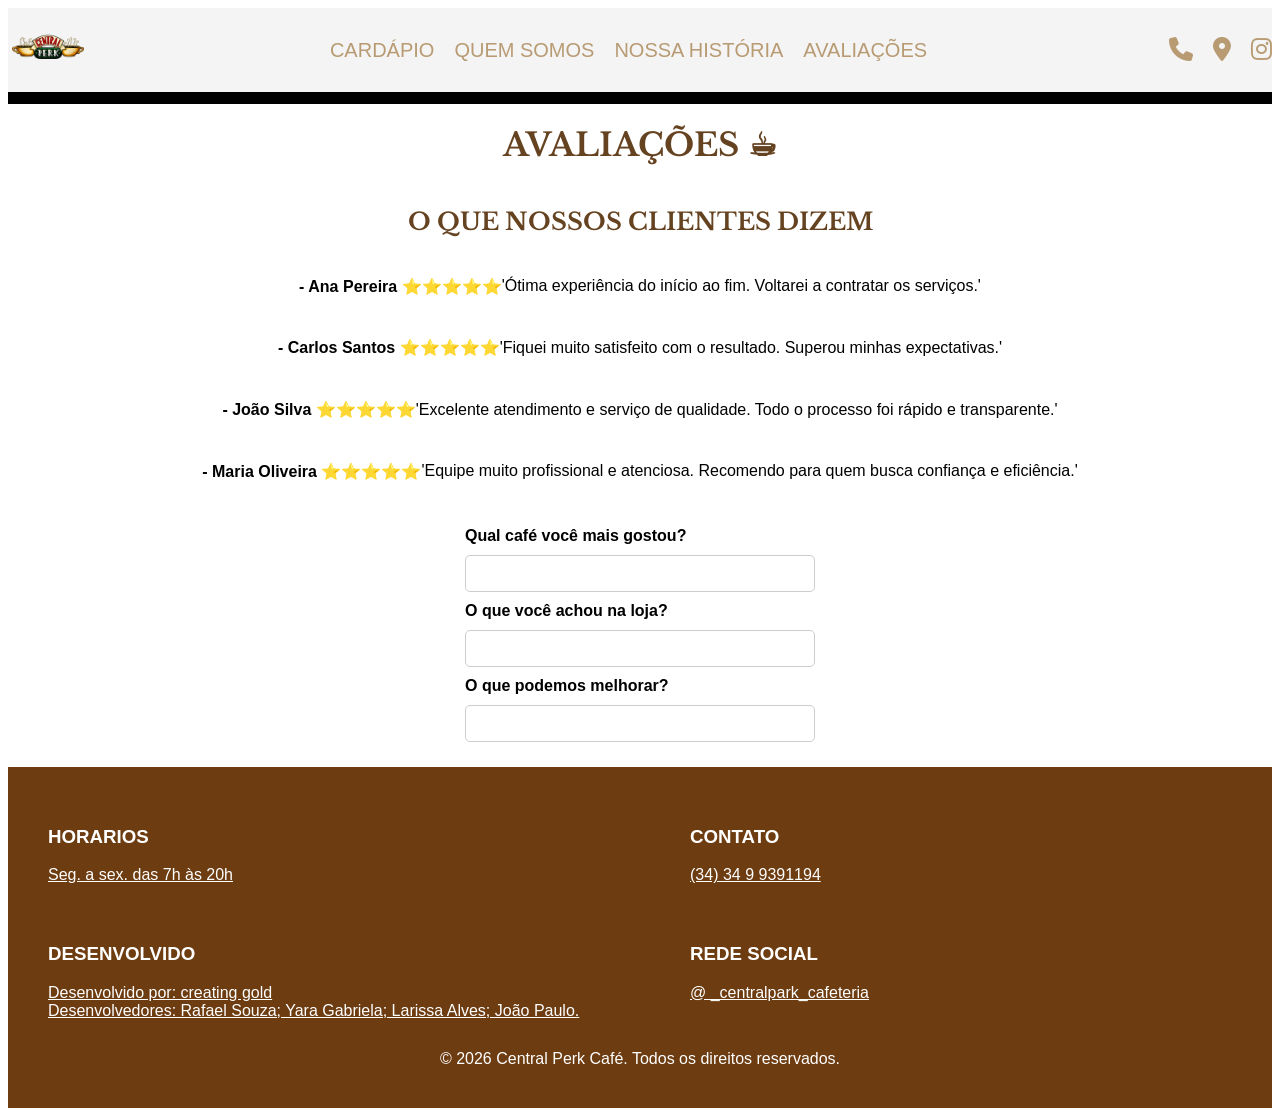
<file: avaliacao.html>
<!DOCTYPE html>
<html lang="pt-br">

<head>
    <meta charset="UTF-8">
    <meta name="viewport" content="width=device-width, initial-scale=1.0">
    <title>AVALIAÇÃO</title>
    <link rel="stylesheet" href="avaliacao.css">
    <link rel="stylesheet" href="https://cdnjs.cloudflare.com/ajax/libs/font-awesome/6.5.1/css/all.min.css">
    <link rel="icon" type="imagem/x-icon" href="fotosdacafeteria/ChatGPT Image 31 de mai. de 2026, 12_09_21.png">

</head>

<body>
    <header>
        <div class="logo">
            <a href="index.html">
                <img src="img/ChatGPT Image 31 de mai. de 2026, 12_09_21.png" alt="Logo Central Perk"></a>

        </div>

        <nav class="topo-links">
            <a href="cardapio.html">CARDÁPIO</a>
            <a href="quemsomos.html">QUEM SOMOS</a>
            <a href="estrutura.html">NOSSA HISTÓRIA</a>
            <a href="avaliacao.html">AVALIAÇÕES</a>
        </nav>

        <div class="icones-super">
            <a href="https://wa.me/3499391194" target="blank" aria-label="Telefone">
                <i class="fa-solid fa-phone"></i>
            </a>

            <a href="https://maps.app.goo.gl/HwM4bNyJNLDarVAn8" target="blank" aria-label="Localização">
                <i class="fa-solid fa-location-dot"></i>
            </a>

            <a href="https://www.instagram.com/_centralperk_cafeteria?igsh=YWdtN3Q5NHV2a2dv" target="blank"
                aria-label="Instagram">
                <i class="fa-brands fa-instagram"></i>
            </a>
        </div>
    </header>

    <div class="linha"></div>

    <div class="titulo">
        <h1>AVALIAÇÕES ☕︎</h1>
    </div>

    <div class="titulo">
        <h2>O QUE NOSSOS CLIENTES DIZEM</h2>
    </div>

    <div class="texto">
        <h4> - Ana Pereira ⭐⭐⭐⭐⭐</h4>
        <p>'Ótima experiência do início ao fim. Voltarei a contratar os serviços.'</p>
    </div>

    <div class="texto">
        <h4> - Carlos Santos ⭐⭐⭐⭐⭐</h4>
        <p>'Fiquei muito satisfeito com o resultado. Superou minhas expectativas.'</p>
    </div>

    <div class="texto">
        <h4>- João Silva ⭐⭐⭐⭐⭐</h4>
        <p>'Excelente atendimento e serviço de qualidade. Todo o processo foi rápido e transparente.'</p>
    </div>


    <div class="texto">
        <h4> - Maria Oliveira ⭐⭐⭐⭐⭐</h4>
        <p>'Equipe muito profissional e atenciosa. Recomendo para quem busca confiança e eficiência.'</p>
    </div>

    <div class="centralizar">

        <form action="">

            <label for="café">Qual café você mais gostou?</label>
            <input type="text" id="café">
            <label for="loja">O que você achou na loja?</label>
            <input type="text" id="loja">
            <label for="melhorar">O que podemos melhorar?</label>
            <input type="text" id="melhorer">



        </form>


    </div>



    </div>


    <footer>
        <div class="rodape">

            <div class="bloco">
                <h3>HORARIOS</h3>
                <a href="#">Seg. a sex. das 7h às 20h</a>
            </div>

            <div class="bloco">
                <h3>CONTATO</h3>
                <a href="https://wa.me/3499391194" target="_blank">(34) 34 9 9391194</a>
            </div>

            <div class="bloco">
                <h3>DESENVOLVIDO</h3>
                <a href="#">Desenvolvido por: creating gold</a>
                <a href="#">Desenvolvedores: Rafael Souza; Yara Gabriela; Larissa Alves; João Paulo.</a>
            </div>

            <div class="bloco">
                <h3>REDE SOCIAL</h3>
                <a href="#">@ _centralpark_cafeteria</a>

            </div>

        </div>

        <div class="rodapefim">
            © 2026 Central Perk Café. Todos os direitos reservados.
        </div>
    </footer>
</body>

</html>
</file>
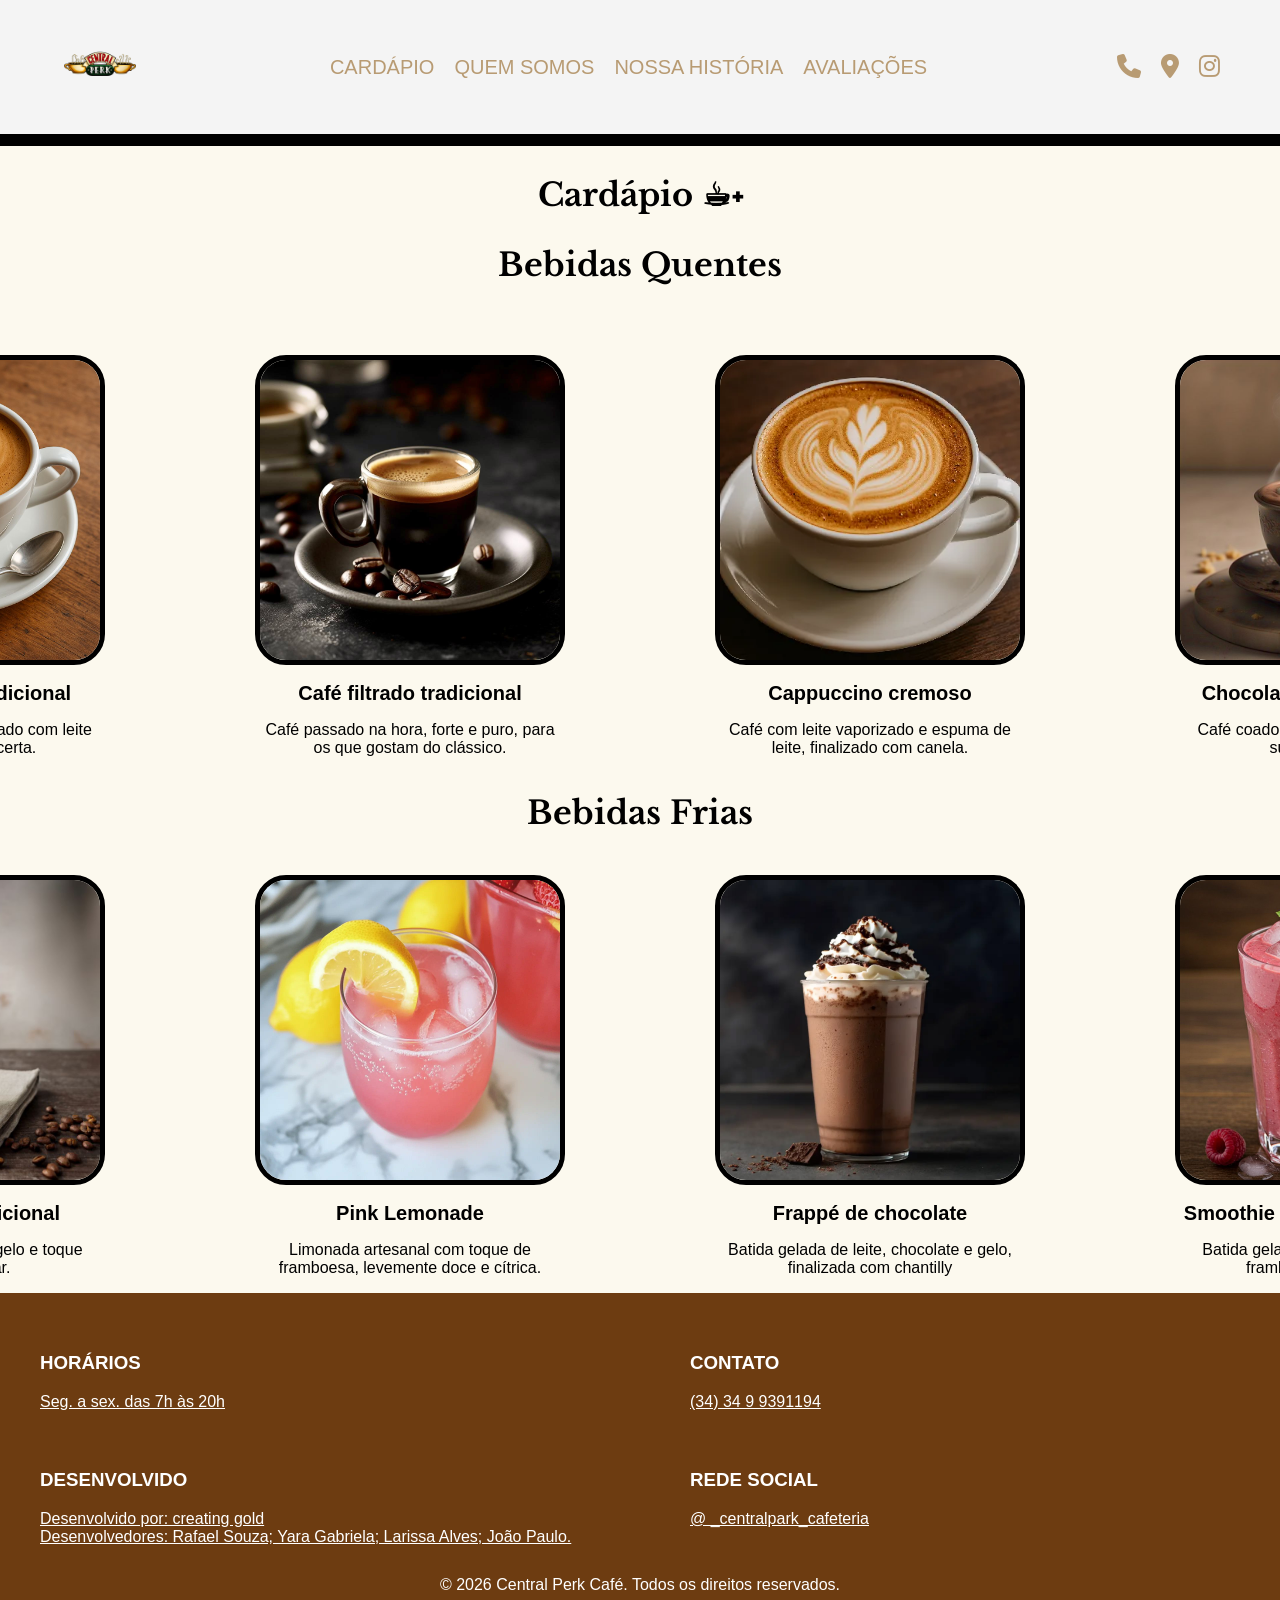
<file: cardapio.html>
<!DOCTYPE html>
<html lang="pt-br">

<head>
    <meta charset="UTF-8">
    <meta name="viewport" content="width=device-width, initial-scale=1.0">
    <title>Central Perk</title>
    <link rel="stylesheet" href="cardapio.css">
    <link rel="stylesheet" href="estilo.css">
    <link rel="stylesheet" href="https://cdnjs.cloudflare.com/ajax/libs/font-awesome/6.5.1/css/all.min.css">
</head>

<body>


    <header>
        <div class="logo">
            <a href="index.html"><img src="img/ChatGPT Image 31 de mai. de 2026, 12_09_21.png" alt="Logo da pagína"></a>

        </div>


    




        <nav class="todo-links">
           <a href="cardapio.html">CARDÁPIO</a>
            <a href="quemsomos.html">QUEM SOMOS</a>
            <a href="estrutura.html">NOSSA HISTÓRIA</a>
            <a href="avaliacao.html">AVALIAÇÕES</a>

        </nav>

        <div class="icones-super">
            <a href="https://wa.me/3499391194" target="_blank" aria-label="Telefone">
                <i class="fa-solid fa-phone"></i>
            </a>

            <a href="https://maps.app.goo.gl/HwM4bNyJNLDarVAn8" target="_blank" aria-label="Localização">
                <i class="fa-solid fa-location-dot"></i>
            </a>

            <a href="https://www.instagram.com/_centralperk_cafeteria?igsh=YWdtN3Q5NHV2a2dv" target="_blank"
                aria-label="Instagram">
                <i class="fa-brands fa-instagram"></i>
            </a>
        </div>
    </header>

   

    


    <div class="cardapio">

        <h1>Cardápio ☕︎˖</h1>

    </div>



    <div class="titulo-quentes">

        <h1>Bebidas Quentes</h1>

    </div>






    <div class="quentes">

        <div class="bebidas-quentes">
            <img src="img/café-com-leite-1.jpg" alt="foto de café com leite ">
            <h1 class="titulo-embaixo">Café com leite tradicional</h1>
            <p class="j"> Café coado na hora misturado com leite quente na medida certa.</p>


        </div>



        <div class="bebidas-quentes">

            <img src="img/café-espresso0.jpg" alt="foto de cafe espresso">
            <h1 class="titulo-embaixo">Café filtrado tradicional</h1>
            <p class="j"> Café passado na hora, forte e puro, para os que gostam do clássico.</p>





        </div>



        <div class="bebidas-quentes">

            <img src="img/Cappuccino-cremoso.webp" alt="foto de Cappuccino cremoso">
            <h1 class="titulo-embaixo">Cappuccino cremoso</h1>
            <p class="j">Café com leite vaporizado e espuma de leite, finalizado com canela. </p>



        </div>


        <div class="bebidas-quentes">

            <img src="img/chocolate-quente.jpg" alt="foto de chocolate quente">
            <h1 class="titulo-embaixo">Chocolate quente cremoso</h1>
            <p class="j">Café coado servido com gelo e toque suave de açúcar. </p>


        </div>

    </div>











    <div class="titulo-fria">

        <h1>Bebidas Frias</h1>

    </div>






    <div class="fria">

        <div class="bebidas-geladas">

            <img src="imgGelado/café-gelado-6.jpg" alt="foto de café gelado">
            <h1 class="titulo-embaixo">Café gelado tradicional</h1>
            <p class="j">Café coado servido com gelo e toque suave de açúcar. </p>



        </div>



        <div class="bebidas-geladas">

            <img src="imgGelado/pink-lemonade.jpg" foto de pink lemonade>
            <h1 class="titulo-embaixo">Pink Lemonade</h1>
            <p class="j"> Limonada artesanal com toque de framboesa, levemente doce e cítrica. </p>



        </div>


        <div class="bebidas-geladas">

            <img src="imgGelado/Frappé-de-chocolate1.jpg" alt=" foto de um frappé de chocolate ">
            <h1 class="titulo-embaixo">Frappé de chocolate</h1>
            <p class="j">Batida gelada de leite, chocolate e gelo, finalizada com chantilly </p>






        </div>


        <div class="bebidas-geladas">

            <img src="imgGelado/Smoothie-de-Frutas-Vermelhas.jpg" foto de Smoothie de frutas vermelhas>
            <h1 class="titulo-embaixo">Smoothie de Frutas Vermelhas</h1>
            <p class="j"> Batida gelada de morango, amora e framboesa com iogurte.</p>







        </div>

    </div>





    <footer>
    <div class="rodape">

        <div class="bloco">
            <h3>HORÁRIOS</h3>
            <a href="#">Seg. a sex. das 7h às 20h</a>
        </div>

        <div class="bloco">
            <h3>CONTATO</h3>
            <a href="https://wa.me/3499391194" target="_blank">(34) 34 9 9391194</a>
        </div>

        <div class="bloco">
            <h3>DESENVOLVIDO</h3>
           <a href="#">Desenvolvido por: creating gold</a>
            <a href="#">Desenvolvedores: Rafael Souza; Yara Gabriela; Larissa Alves; João Paulo.</a>
        </div>

        <div class="bloco">
            <h3>REDE SOCIAL</h3>
            <a href="#">@ _centralpark_cafeteria</a>
            
        </div>

    </div>

    <div class="rodapefim">
        ©️ 2026 Central Perk Café. Todos os direitos reservados.
    </div>
</footer>


   







</body>



</html>
</file>
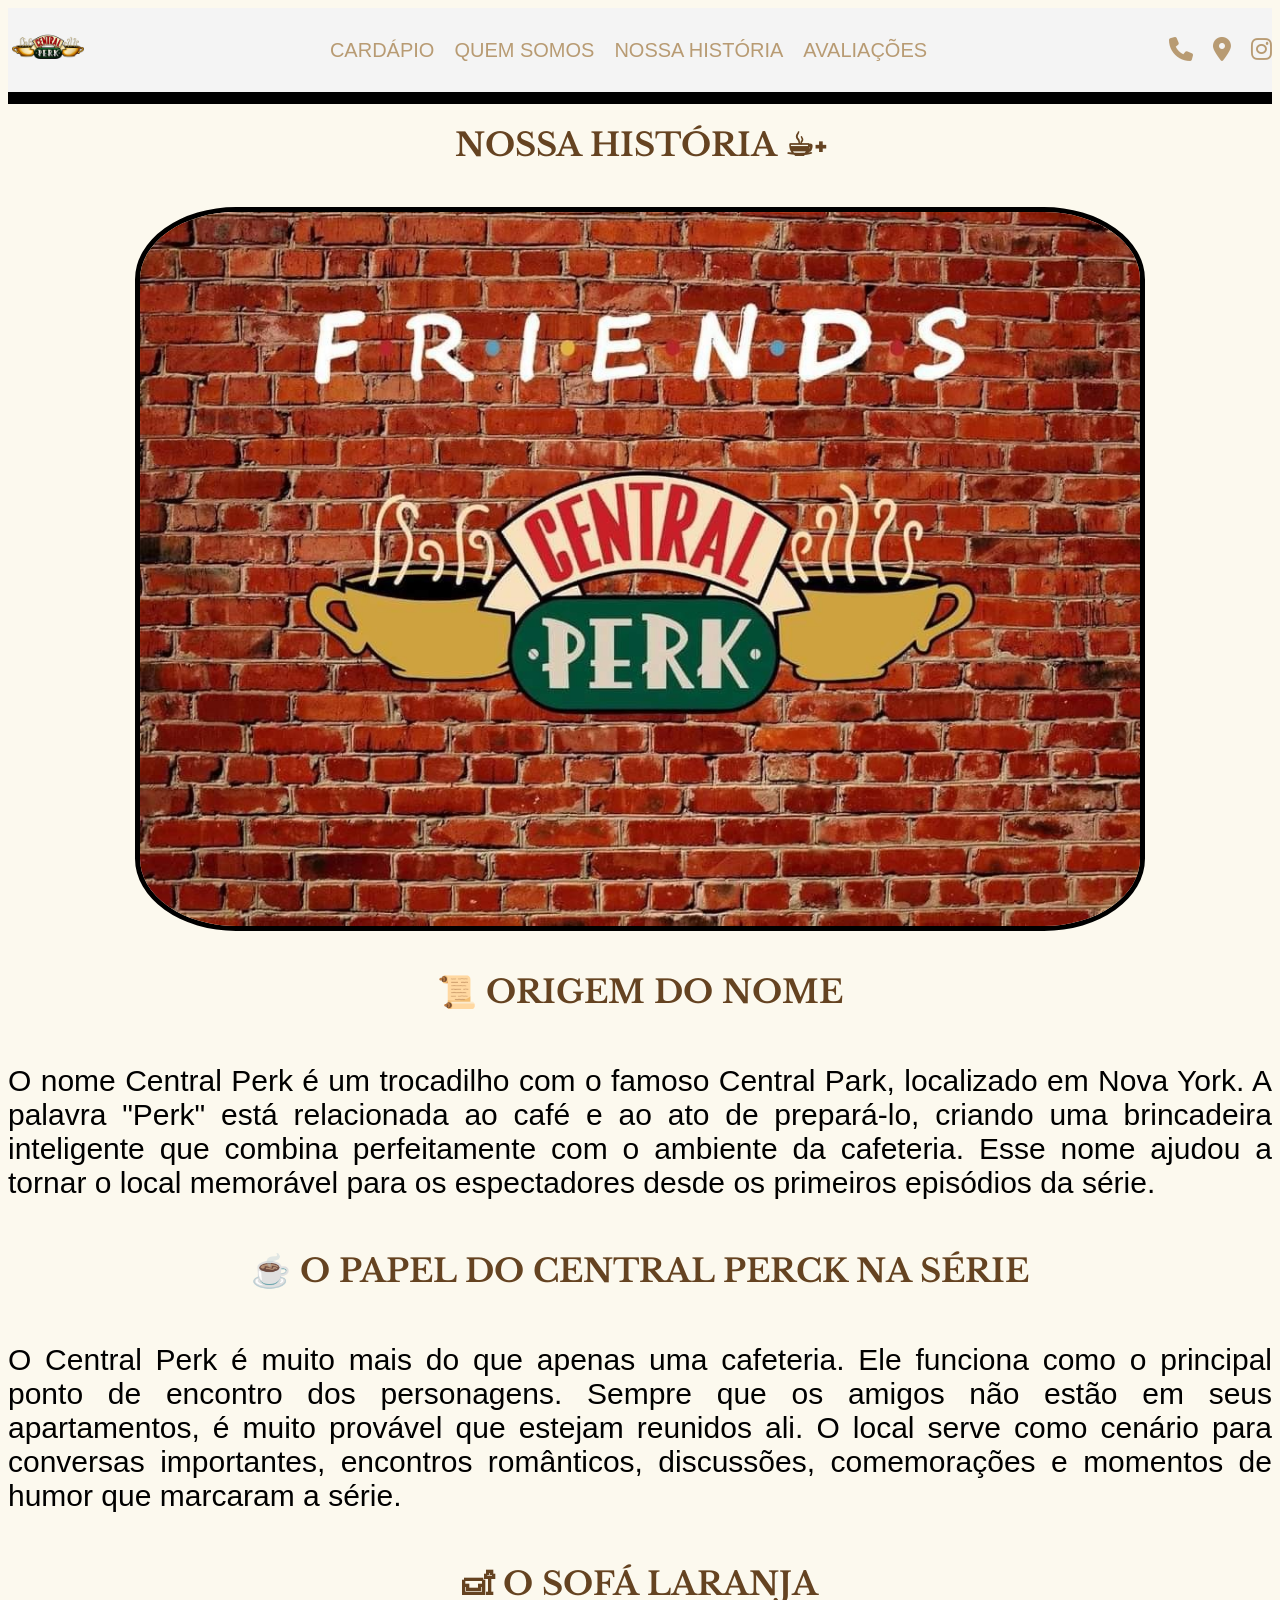
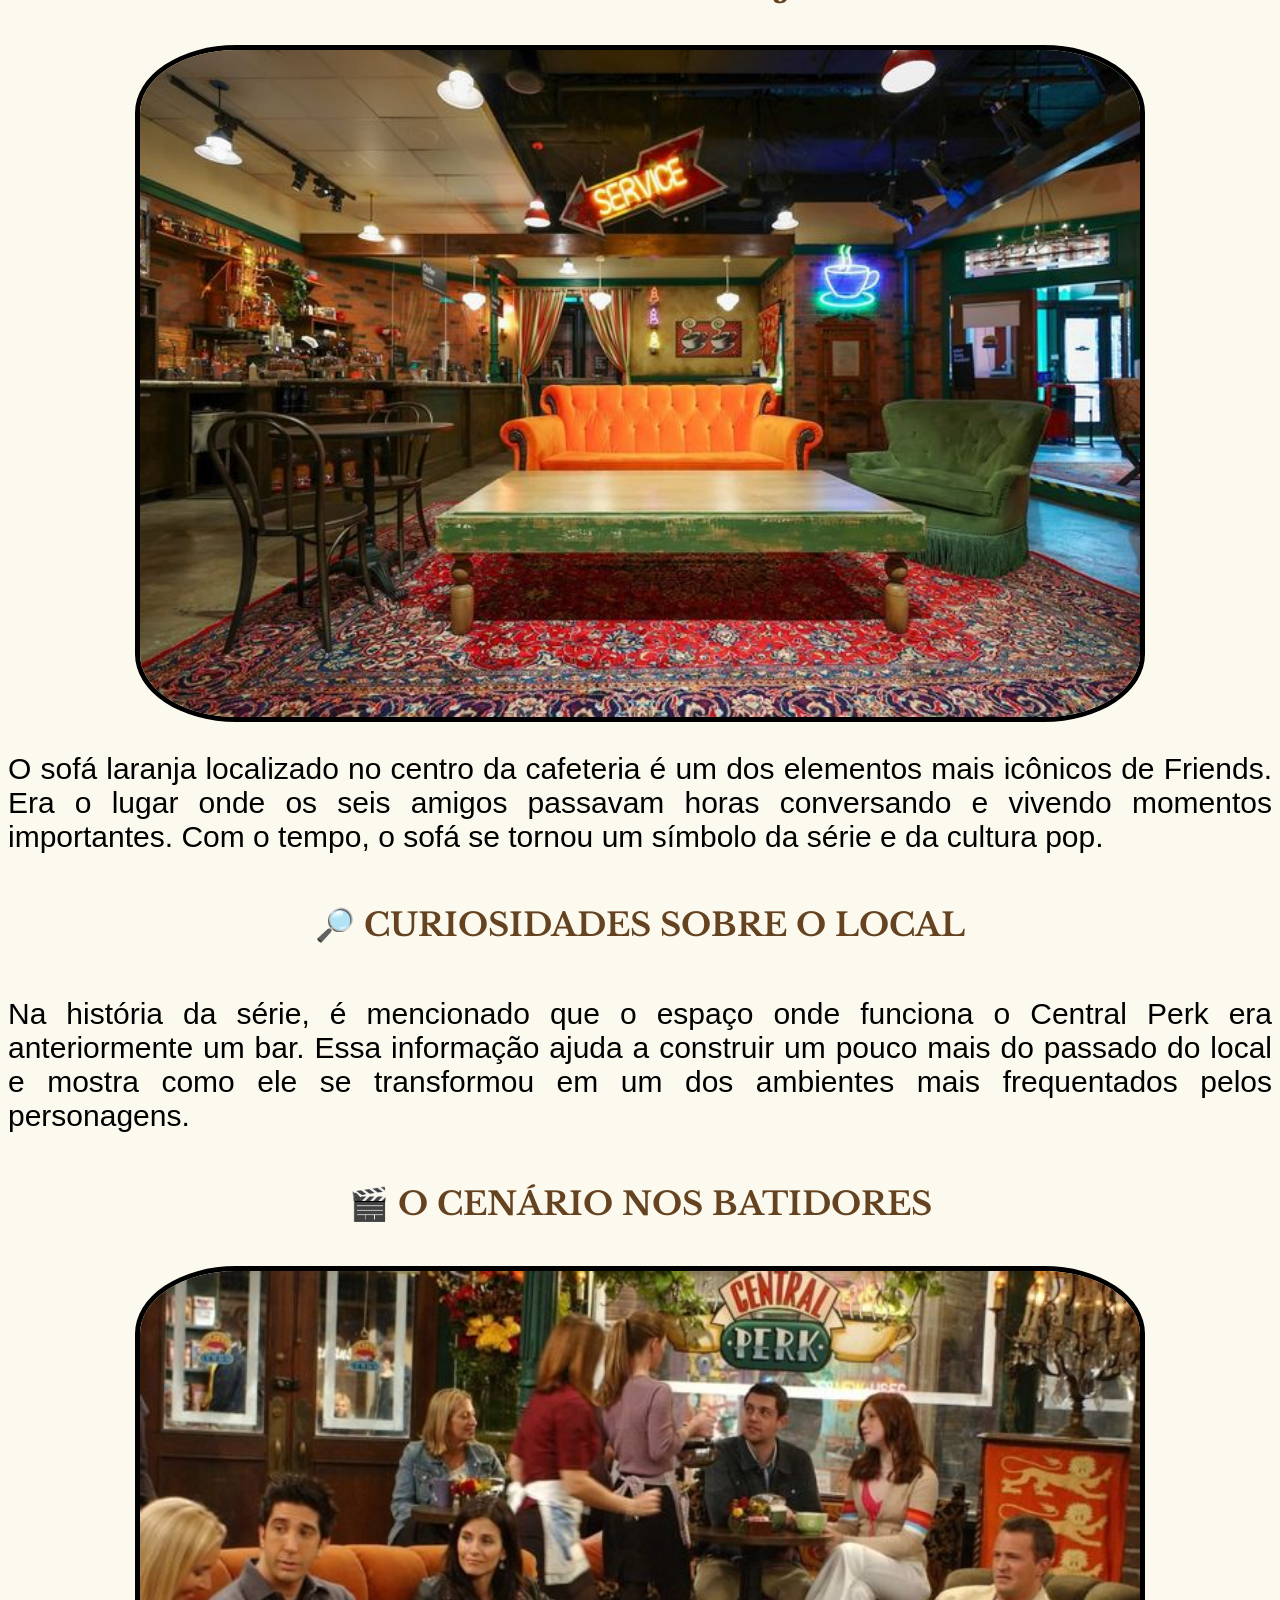
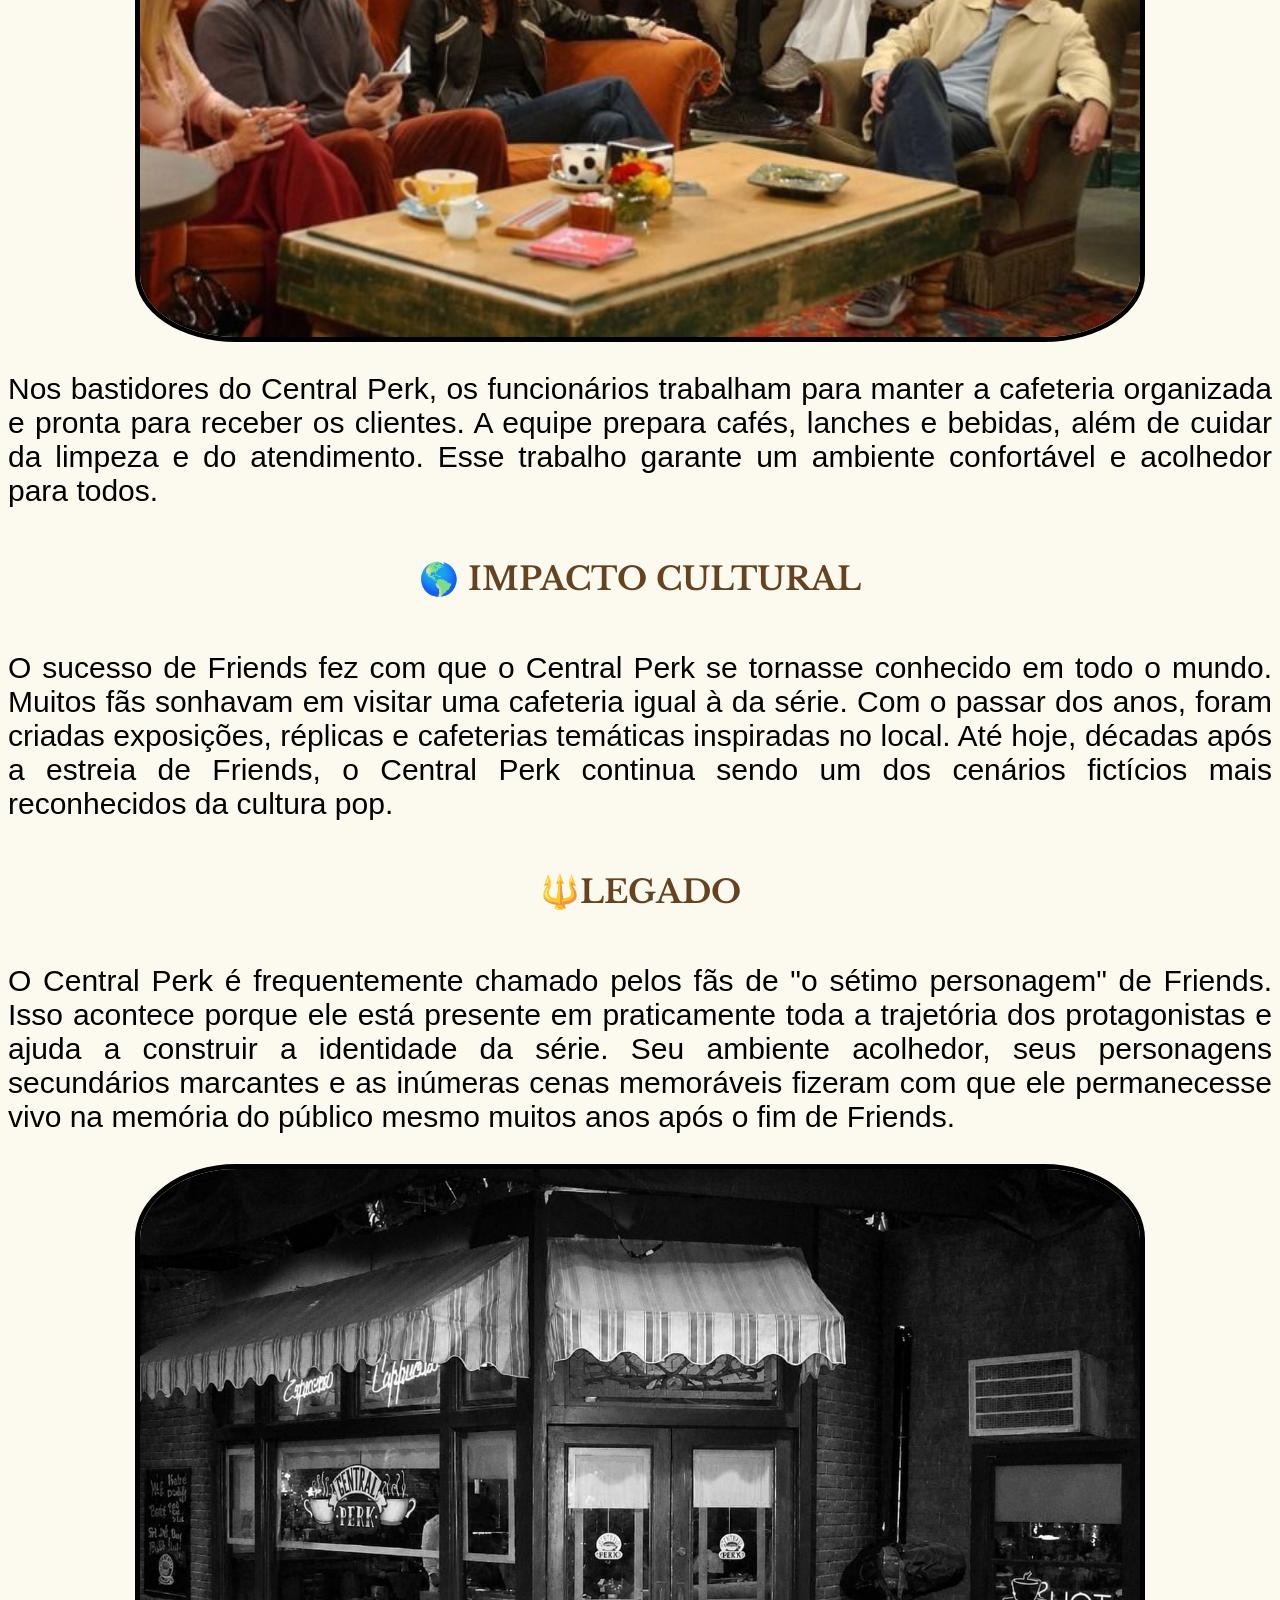
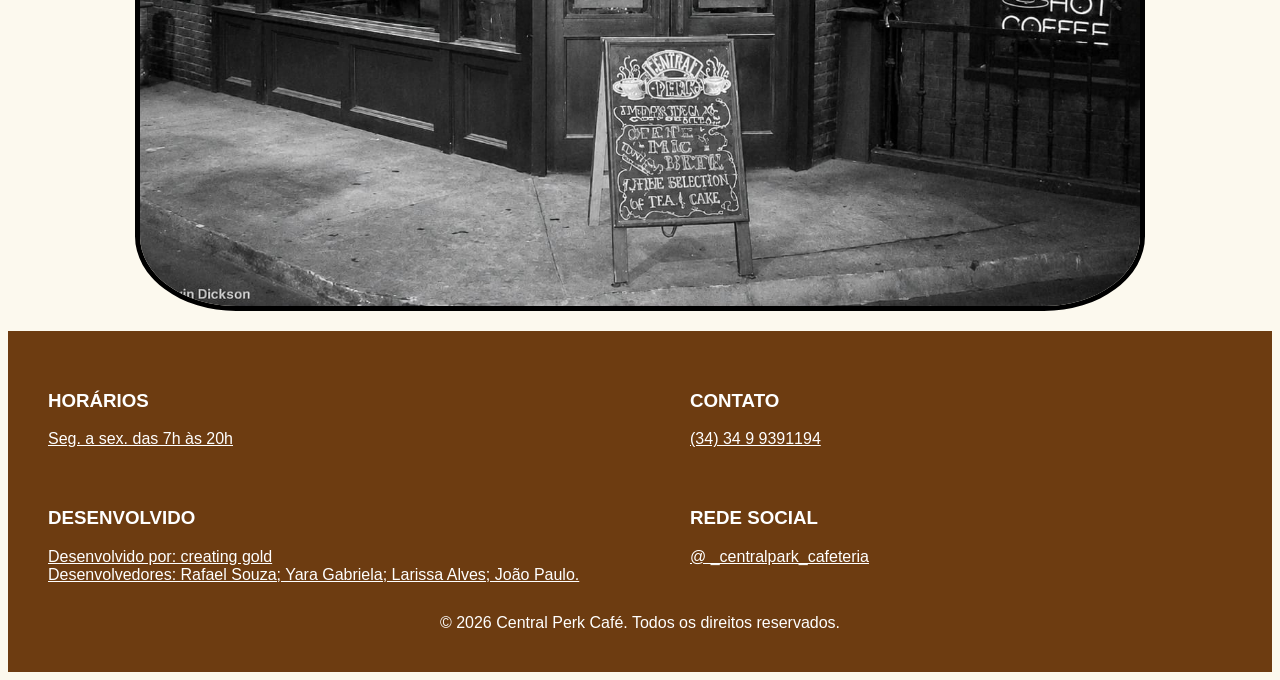
<file: estrutura.html>
<!DOCTYPE html>
<html lang="pt-br">
<head>
    <meta charset="UTF-8">
    <meta name="viewport" content="width=device-width, initial-scale=1.0">
    <title>Nossa Estrutura</title>
    <link rel="stylesheet" href="estrutura.css">
    <link rel="stylesheet" href="https://cdnjs.cloudflare.com/ajax/libs/font-awesome/6.5.1/css/all.min.css">
    <link rel="icon" type="imagem/x-icon" href="fotosdacafeteria/ChatGPT Image 31 de mai. de 2026, 12_09_21.png">
    
</head>
<body>
    <header>
        <div class="logo">
            <a href="index.html">
            <img src="fotosdacafeteria/ChatGPT Image 31 de mai. de 2026, 12_09_21.png" alt="Logo Central Perk"></a>

        </div>

        <nav class="topo-links">
          <a href="cardapio.html">CARDÁPIO</a>
            <a href="quemsomos.html">QUEM SOMOS</a>
            <a href="estrutura.html">NOSSA HISTÓRIA</a>
            <a href="avaliacao.html">AVALIAÇÕES</a>
        </nav>

        <div class="icones-super">
            <a href="https://wa.me/3499391194" target="blank" aria-label="Telefone">
                <i class="fa-solid fa-phone"></i>
            </a>

            <a href="https://maps.app.goo.gl/HwM4bNyJNLDarVAn8" target="blank" aria-label="Localização">
                <i class="fa-solid fa-location-dot"></i>
            </a>

            <a href="https://www.instagram.com/_centralperk_cafeteria?igsh=YWdtN3Q5NHV2a2dv" target="blank"
                aria-label="Instagram">
                <i class="fa-brands fa-instagram"></i>
            </a>
        </div>
    </header>

    <div class="linha"></div>
    <div class="origens">
        <h1>NOSSA HISTÓRIA ☕︎˖</h1>
    </div>

    <div class="foto1">
        <img src="fotosdacafeteria/origens.jpg" alt="origens">
    </div>

    <div class="origens">
        <h1>📜 ORIGEM DO NOME</h1>
    </div>


    <div class="texto">
        <p>O nome Central Perk é um trocadilho com o famoso Central Park, localizado em Nova York. 
            A palavra "Perk" está relacionada ao café e ao ato de prepará-lo, criando uma brincadeira inteligente que combina perfeitamente 
            com o ambiente da cafeteria. Esse nome ajudou a tornar o local memorável para os espectadores desde os primeiros episódios da série.
        </p>
    </div>

    <div class="origens">
        <h1>☕ O PAPEL DO CENTRAL PERCK NA SÉRIE</h1>
    </div>

        <div class="texto">
            <p>O Central Perk é muito mais do que apenas uma cafeteria. Ele funciona como o principal ponto de encontro dos personagens.
                Sempre que os amigos não estão em seus apartamentos, é muito provável que estejam reunidos ali. O local serve como cenário 
                para conversas importantes, encontros românticos, discussões, comemorações e momentos de humor que marcaram a série.</p>
        </div>
        
    <div class="origens">
        <h1>🛋 O SOFÁ LARANJA </h1>
        
    </div>

    <div class="foto1">
        <img src="fotosdacafeteria/sofalaranja.jpg" alt="sofalaranja">
    </div>

    <div class="texto">
        <p>O sofá laranja localizado no centro da cafeteria é um dos elementos mais icônicos de Friends.
             Era o lugar onde os seis amigos passavam horas conversando e vivendo momentos importantes. Com o tempo, 
             o sofá se tornou um símbolo da série e da cultura pop.</p>
    </div>

    <div class="origens">
        <h1>🔎 CURIOSIDADES SOBRE O LOCAL</h1>
    </div>

    <div class="texto">
        <p>Na história da série, é mencionado que o espaço onde funciona o Central Perk era anteriormente um bar. 
        Essa informação ajuda a construir um pouco mais do passado do local e mostra como ele se transformou 
        em um dos ambientes mais frequentados pelos personagens.</p>
    </div>

    <div class="origens">
        <h1>🎬 O CENÁRIO NOS BATIDORES</h1>
    </div>

    <div class="foto1">
        <img src="fotosdacafeteria/CENARIO.jpg" alt="cenario">
    </div>

    <div class="texto">
        <p>Nos bastidores do Central Perk, os funcionários trabalham para manter a cafeteria organizada e pronta para receber os clientes. 
        A equipe prepara cafés, lanches e bebidas, além de cuidar da limpeza e do atendimento. Esse trabalho garante um ambiente confortável 
        e acolhedor para todos.</p>
    </div>

    <div class="origens">
        <h1>🌎 IMPACTO CULTURAL</h1>
    </div>

    <div class="texto">
        <p>O sucesso de Friends fez com que o Central Perk se tornasse conhecido em todo o mundo. 
        Muitos fãs sonhavam em visitar uma cafeteria igual à da série. Com o passar dos anos, foram criadas exposições, réplicas e cafeterias 
        temáticas inspiradas no local. Até hoje, décadas após a estreia de Friends, o Central Perk continua sendo um dos cenários fictícios mais
        reconhecidos da cultura pop.</p>

    </div>

    <div class="origens">
        <h1>🔱LEGADO</h1>
    </div>

    <div class="texto">
        <p>O Central Perk é frequentemente chamado pelos fãs de "o sétimo personagem" de Friends.
        Isso acontece porque ele está presente em praticamente toda a trajetória dos protagonistas e ajuda a construir a identidade da série.
        Seu ambiente acolhedor, seus personagens secundários marcantes e as inúmeras cenas memoráveis fizeram com que ele permanecesse vivo na 
        memória do público mesmo muitos anos após o fim de Friends.</p>
    </div>
    
    <div class="foto1">
        <img src="fotosdacafeteria/WhatsApp Image 2026-06-15 at 13.39.43.jpeg" alt="legado"> 
    </div>

        <footer>
    <div class="rodape">

        <div class="bloco">
            <h3>HORÁRIOS</h3>
            <a href="#">Seg. a sex. das 7h às 20h</a>
        </div>

        <div class="bloco">
            <h3>CONTATO</h3>
            <a href="https://wa.me/3499391194" target="_blank">(34) 34 9 9391194</a>
        </div>

        <div class="bloco">
            <h3>DESENVOLVIDO</h3>
           <a href="#">Desenvolvido por: creating gold</a>
            <a href="#">Desenvolvedores: Rafael Souza; Yara Gabriela; Larissa Alves; João Paulo.</a>
        </div>

        <div class="bloco">
            <h3>REDE SOCIAL</h3>
            <a href="#">@ _centralpark_cafeteria</a>
            
        </div>

    </div>

    <div class="rodapefim">
        © 2026 Central Perk Café. Todos os direitos reservados.
    </div>
</footer>


</body>
</html>
</file>
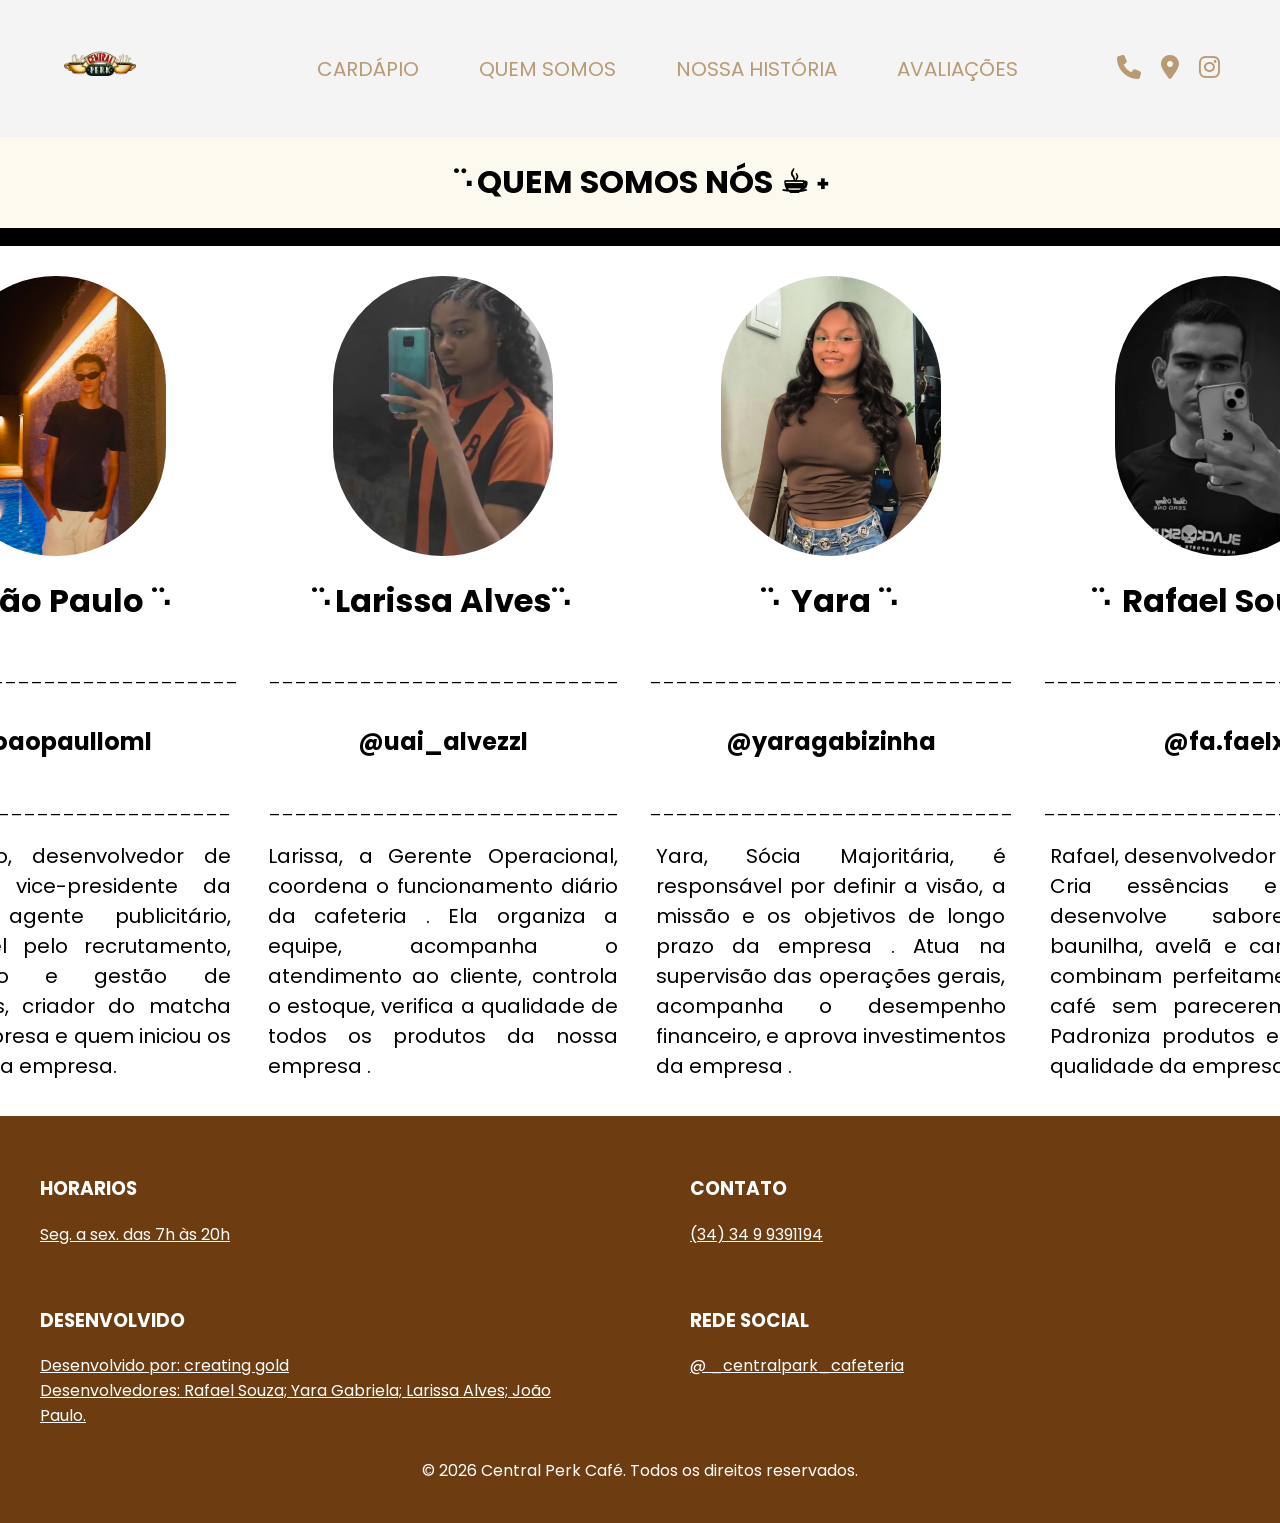
<file: quemsomos.html>
<!DOCTYPE html>
<html lang="pt-BR">

<head>
    <meta charset="UTF-8">
    <meta name="viewport" content="width=device-width, initial-scale=1.0">
    <title>Central Perk</title>

    <link rel="stylesheet" href="quemsomos.css">

    <link rel="stylesheet" href="https://cdnjs.cloudflare.com/ajax/libs/font-awesome/6.5.1/css/all.min.css">
 
</head>

<body>

    <header>
        <div class="logo">
            <a href="index.html"><img src="img/ChatGPT Image 31 de mai. de 2026, 12_09_21.png" alt="Logo Central Perk"></a>

        </div>

        <div></div>

        <nav class="topo-links">
          <a href="cardapio.html">CARDÁPIO</a>
            <a href="quemsomos.html">QUEM SOMOS</a>
            <a href="estrutura.html">NOSSA HISTÓRIA</a>
            <a href="avaliacao.html">AVALIAÇÕES</a>
            
        </nav>

        <div class="icones-super">
            <a href="https://wa.me/3499391194" target="_blank" aria-label="Telefone">
                <i class="fa-solid fa-phone"></i>
            </a>

            <a href="https://maps.app.goo.gl/HwM4bNyJNLDarVAn8" target="_blank" aria-label="Localização">
                <i class="fa-solid fa-location-dot"></i>
            </a>

            <a href="https://www.instagram.com/_centralperk_cafeteria?igsh=YWdtN3Q5NHV2a2dv" target="_blank"
                aria-label="Instagram">
                <i class="fa-brands fa-instagram"></i>
            </a>
        </div>

    </header>

    <div class="flausino">
        <h1> ݁˙٠QUEM SOMOS NÓS ☕︎ ˖</h1>
    </div>

    <div class="linha">

        <div class="membro-equipe">
            <img src="img/joaopaulo.jpg" alt="Foto de João Paulo">
            <h1> ݁˙٠João Paulo ݁˙٠</h1>
            <p> ____________________________</p>
            <h2>@joaopaulloml</h2>
            <p>___________________________</p>
            <p class="biografia">João Paulo, desenvolvedor de marketing, vice-presidente da empresa,
                agente publicitário, responsável pelo recrutamento,
                treinamento e gestão de funcionários, criador do matcha de sua empresa e quem iniciou
                os trabalhos da empresa.</p>



        </div>

        <div class="membro-equipe">
            <img src="img/larissa.jpeg" alt="Foto de Larissa Alves">
            <h1> ݁˙٠Larissa Alves݁˙٠ </h1>
            <p>___________________________</p>
            <h2>@uai_alvezzl</h2>
            <p>___________________________</p>
            <p class="biografia">Larissa, a Gerente Operacional, coordena o funcionamento diário da cafeteria
                . Ela organiza a equipe, acompanha o atendimento ao cliente, controla o estoque, verifica a qualidade
                de todos os produtos da nossa empresa .</p>



        </div>

        <div class="membro-equipe">
            <img src="img/yara.jpeg" alt="Foto de Yara Gabriela">
            <h1>݁˙٠ Yara ݁˙٠</h1>
            <p>____________________________</p>
            <h2>@yaragabizinha</h2>
            <p>____________________________</p>
            <p class="biografia">Yara, Sócia Majoritária, é responsável por definir
                a visão, a missão e os objetivos de longo prazo da empresa
                . Atua na supervisão das operações gerais, acompanha o desempenho financeiro,
                e aprova investimentos da empresa .</p>



        </div>

        <div class="membro-equipe">
            <img src="img/rafael.jpeg" alt="Foto de Rafael Souza">
            <h1>݁˙٠ Rafael Souza݁˙٠ </h1>
            <p>____________________________</p>
            <h2>@fa.faelx</h2>
            <p>____________________________</p>
            <p class="biografia">Rafael, desenvolvedor de aromas. Cria essências e xaropes, desenvolve sabores como
                baunilha,
                avelã e caramelo que combinam perfeitamente com o café sem parecerem artificiais. Padroniza produtos e
                garante
                a qualidade da empresa.</p>


        </div>

    </div>
    <footer>
    <div class="rodape">

        <div class="bloco">
            <h3>HORARIOS</h3>
            <a href="#">Seg. a sex. das 7h às 20h</a>
        </div>

        <div class="bloco">
            <h3>CONTATO</h3>
            <a href="https://wa.me/3499391194" target="_blank">(34) 34 9 9391194</a>
        </div>

        <div class="bloco">
            <h3>DESENVOLVIDO</h3>
           <a href="#">Desenvolvido por: creating gold</a>
            <a href="#">Desenvolvedores: Rafael Souza; Yara Gabriela; Larissa Alves; João Paulo.</a>
        </div>

        <div class="bloco">
            <h3>REDE SOCIAL</h3>
            <a href="#">@ _centralpark_cafeteria</a>
            
        </div>

    </div>

    <div class="rodapefim">
        © 2026 Central Perk Café. Todos os direitos reservados.
    </div>
</footer>
</body>

</html>
</file>
<file: avaliacao.css>
@import url('https://fonts.googleapis.com/css2?family=Forum&family=Libre+Baskerville:ital,wght@0,400..700;1,400..700&display=swap');
body{
    font-family: Arial, Helvetica, sans-serif;

}

.linha{
    width: 100%;
    height: 12px;
    background: #000;
}
.titulo{
    justify-content: center;
    align-items: center;
    display: flex;
    color: #654321;
    font-family: Libre Baskerville;
}

.texto{
    justify-content: center;
    align-items: center;
    display: flex;
}

header{
    display: flex;
    justify-content: space-between;
    align-items: center;
    padding: 25x 60px;
    background: #f4f4f4;
}

.logo{
    display: flex;
    align-items: center;
    gap: 15px;
}

.logo img {
    width: 80px;
    height: 80px;
    object-fit: contain;
}

.topo-links,
.icones-super {
    display: flex;
    align-items: center;
    gap: 20px;
    color: #b89b73;
}

.topo-links a,
.icones-super a {
    color: #b89b73;
    text-decoration: none;
    font-size: 20px;
}
.icones-super i {
    font-size: 24px;
    color: #b89b73;
}

@media (max-width: 1200px) {
    header {
        flex-direction: column;
        gap: 20px;
    }
}

@media (max-width: 768px) {
    .logo,
    .topo-links {
        flex-direction: column;
    }
}

.rodape{
    footer {
        display: flex;
     justify-content: center;
     background: #b89b73;
    padding: 20px;
    border-top: 5px solid #faedcd;
    
    }
}

footer{
    background:#6d3c11;
    color:white;
    padding:40px;
}

.rodape{
    display:grid;
    grid-template-columns:1fr 1fr;
    gap:40px 100px;
}

.bloco a{
    display:block;
    color:white;
}

.rodapefim{
    text-align:center;
    margin-top:30px;
}



form{
    background: #fff;
    padding: 25px;
    width: 350px;
    border-radius: 10px;
    display: flex;
    flex-direction: column;
    gap: 10px;
}

label{
    font-weight: bold;
}

input{
    padding: 10px;
    border: 1px solid #ccc;
    border-radius: 5px;
}

button{
    padding: 10px;
    border: none;
    border-radius: 5px;
    background: #6f4e37;
    color: #fff;
    cursor: pointer;
}

.centralizar{

    display: flex;
    justify-content: center;
    align-items: center;
}
</file>
<file: cardapio.css>
@import url('https://fonts.googleapis.com/css2?family=Forum&family=Libre+Baskerville:ital,wght@0,400..700;1,400..700&display=swap');

body {

    margin: 0;
    background-color: #FCF9EE;
    font-family: Arial, Helvetica, sans-serif;
}


.cardapio {
    font-family: Libre Baskerville;
    text-align: center;
    padding: 8px;
    border-top: 12px black solid;
    font-family: Libre Baskerville;
    font-width: 700px;
}

.bebidas-quentes {
    img {
        width: 300px;
        width: 300px;
        border: 5px solid black;



    }

}


.bebidas-geladas {
    img {
        width: 300px;
        width: 300px;
        border: 5px solid black;
        border-radius: 10%;

    }


}


.quentes {

    justify-content: center;
    display: flex;
    gap: 150px;


}

.fria {
    justify-content: center;
    display: flex;
    gap: 150px;

}

.titulo-quentes {
    text-align: center;
    font-family: Libre Baskerville;

    h1 {
        margin-top: 0%;
        margin-bottom: 70px;
    }

}

.titulo-fria {
    text-align: center;
    display: flex;
    justify-content: center;
    align-items: center;
    margin-bottom: 20px;
    margin-top: 20px;
    font-family: Libre Baskerville;

    h1 {
        margin-top: 0%;

    }


}



.bebidas-quentes img,
.bebidas-geladas img {
    width: 300px;
    border: 5px solid black;
    border-radius: 10%;
    transition: transform .4s ease;
    cursor: pointer;



}


.bebidas-quentes img:hover,
.bebidas-geladas img:hover {
    transform: translateY(-12px) scale(1.05);
    box-shadow: 0 15px 30px rgba(139, 69, 19, 0.4);
}








.titulo-embaixo {
    text-align: center;
    font-size: 20px;


}

.j {
    text-align: center;
    font-style: italic 20px;
    max-width: 310px;

}





header {
    display: flex;
    justify-content: space-between;
    align-items: center;
    padding: 25px 60px;
    background: #f4f4f4;
}

.logo {
    display: flex;
    align-items: center;
    gap: 15px;
}

.logo img {
    width: 80px;
    height: 80px;
    object-fit: contain;
}


.todo-links,
.icones-super {
    display: flex;
    align-items: center;
    gap: 20px;
    text-decoration: none;
    color: #b89b73;

}



.todo-links a,
.icones-super a {
    font-size: 20px;
    color: #b89b73;
    text-decoration: none;
}

.icones-super i {
    font-size: 24px;
    color: #b89b73;
}


@media (max-width: 1200px) {
    header {
        flex-direction: column;
        gap: 20px;
    }
}

@media (max-width: 768px) {

    .logo,
    .topo-links {
        flex-direction: column;
    }
}




.rodape{
    footer {
        display: flex;
     justify-content: center;
     background: #b89b73;
    padding: 20px;
    border-top: 5px solid #faedcd;
    
    }
}

footer{
    background:#6d3c11;
    color:white;
    padding:40px;
}

.rodape{
    display:grid;
    grid-template-columns:1fr 1fr;
    gap:40px 100px;
}

.bloco a{
    display:block;
    color:white;
}

.rodapefim{
    text-align:center;
    margin-top:30px;
}
</file>
<file: estilo.css>
body {
    margin: 0;
    font-family: Arial, sans-serif;
     background-color: #fcf9ee;
}

/* tOPO */
header {
    display: flex;
     justify-content: space-between;
    align-items: center;
    padding: 25px 60px;
    background: #f4f4f4;
}

.logo {
    display: flex;
    align-items: center;
    gap: 15px;
}

.logo img {
    width: 80px;
    height: 80px;
     object-fit: contain;
}



.topo-links,
.icones-super {
    display: flex;
     align-items: center;
    gap: 20px;
}

.topo-links a,
.icones-super a {
    text-decoration: none;
    color: #b89b73;
    font-size: 20px;
}

.topo-links a {
    padding: 15px 20px;
    font-size: 20px;
}



.btn-voltar:hover{
    background: #6d3410;
}
.icones-super i {
    font-size: 24px;
}

.linha {
     width: 100%;
    height: 12px;
    background: #000;
}


.galeria {
    display: flex;
    justify-content: center;
     gap: 80px;
    margin: 80px 0;
    flex-wrap: wrap;
}

.galeria img {
    width: 300px;
     height: 300px;
    object-fit: cover;
     border-radius: 10%;
    border: 5px solid #000;

}
.historia{ 
     justify-content: center;
      margin: 80px 0;
       align-items: center;
      margin-right: 100px;
       margin-left: 100px;
       text-align: justify;
      text-justify: inter-word;
       
}


footer{
    background:#6d3c11;
    color:white;
    padding:40px;
}

.rodape{
    display:grid;
    grid-template-columns:1fr 1fr;
    gap:40px 100px;
}

.bloco a{
    display:block;
    color:white;
}

.rodapefim{
    text-align:center;
    margin-top:30px;
}







/* ajuste de tela  */
@media (max-width:1200px) {
    header {
        flex-direction: column;
        gap: 20px;
    }
}

@media (max-width:768px) {

    .logo,
    .topo-links {
        flex-direction: column;
    }

    .galeria img {
        width: 250px;
        height: 250px;
    }
}
</file>
<file: estrutura.css>
@import url('https://fonts.googleapis.com/css2?family=Forum&family=Libre+Baskerville:ital,wght@0,400..700;1,400..700&display=swap');
body{
    font-family: Arial, Helvetica, sans-serif;
    background-color: #FCF9EE;
    
}

.linha{
    width: 100%;
    height: 12px;
    background: #000;
}

.origens{
    justify-content: center;
    align-items: center;
    display: flex;
    color: #654321;
    font-family: Libre Baskerville;
    
}

.foto1 {
    display: flex;
    justify-content: center;
    margin: 20px 0;
}

.foto1 img {
    max-width: 1000px;
    width: 100%;
    height: auto;
    border-radius: 10%;
    border: 5px solid black;
    transition: transform .4s ease;
    cursor: pointer;

}
.foto1 img:hover{
    transform: translateY(-12px) scale(1.05);
    box-shadow: 0 15px 30px rgba(139, 69, 19, 0.4);
}

.texto {
    font-size: 30px;
    max-width: 1400px;
    margin: 0 auto;
    text-align: justify; 
}

.foto2{
    display: flex;
    justify-content: center;
    margin: 20px 0;
}

header{
    display: flex;
    justify-content: space-between;
    align-items: center;
    padding: 25x 60px;
    background: #f4f4f4;
}

.logo{
    display: flex;
    align-items: center;
    gap: 15px;
}

.logo img {
    width: 80px;
    height: 80px;
    object-fit: contain;
}

.topo-links,
.icones-super {
    display: flex;
    align-items: center;
    gap: 20px;
    color: #b89b73;
}

.topo-links a,
.icones-super a {
    color: #b89b73;
    text-decoration: none;
    font-size: 20px;
}
.icones-super i {
    font-size: 24px;
    color: #b89b73;
}

@media (max-width: 1200px) {
    header {
        flex-direction: column;
        gap: 20px;
    }
}

@media (max-width: 768px) {
    .logo,
    .topo-links {
        flex-direction: column;
    }
}

.rodape{
    footer {
        display: flex;
     justify-content: center;
     background: #b89b73;
    padding: 20px;
    border-top: 5px solid #faedcd;
    
    }
}

footer{
    background:#6d3c11;
    color:white;
    padding:40px;
}

.rodape{
    display:grid;
    grid-template-columns:1fr 1fr;
    gap:40px 100px;
}

.bloco a{
    display:block;
    color:white;
}

.rodapefim{
    text-align:center;
    margin-top:30px;
}
</file>
<file: quemsomos.css>
@import url('https://fonts.googleapis.com/css2?family=Poppins:ital,wght@0,100;0,200;0,300;0,400;0,500;0,600;0,700;0,800;0,900;1,100;1,200;1,300;1,400;1,500;1,600;1,700;1,800;1,900&display=swap');

.linha {
    display: flex;
    justify-content: center;
    gap: 30px;
    padding: 30px 20px;
    background-color: #ffffff;
}

body {
    font-family: Poppins;
    margin: 0;
    background-color: #fcf9ee;
}

.membro-equipe {

    display: flex;
    flex-direction: column;
    justify-content: center;
    align-items: center;
    text-align: center;
}

.membro-equipe img {
    width: 220px;
    text-align: center;
    display: flex;
    flex-direction: column;
    align-items: center;
}

.membro-equipe img {
    width: 220px;
    height: 280px;
    object-fit: cover;
    border-radius: 120px;
}

.membro-equipe .usuario {
    font-size: 20px;
    margin: 0 0 30px 0;
}

.membro-equipe .usuario img {
    font-size: 20px;
    margin: 0 0 30px 0;
}

.membro-equipe .usuario {
    width: 100%;
    border: 0;
    border-top: 1px solid #000;
    margin: 25px 0;
}

.membro-equipe .biografia {
    font-size: 20px;
    max-width: 220px;
    text-align: left;
    margin: 5px 0;
    text-align: justify;
    max-width: 350px;
}

.flausino {
    text-align: center;
    border-bottom: 18px black solid;
}

img {
    align-self: center;
}

header {
    display: flex;
     justify-content: space-between;
    align-items: center;
    padding: 25px 60px;
    background: #f4f4f4;
}

.logo {
    display: flex;
    align-items: center;
    gap: 15px;
}

.logo img {
    width: 80px;
    height: 80px;
     object-fit: contain;
}



.topo-links,
.icones-super {
    display: flex;
     align-items: center;
    gap: 20px;
}

.topo-links a,
.icones-super a {
    text-decoration: none;
    color: #b89b73;
    font-size: 20px;
}

.topo-links a {
    padding: 15px 20px;
    font-size: 20px;
}



.btn-voltar:hover{
    background: #6d3410;
}
.icones-super i {
    font-size: 24px;
}


@media (max-width:1200px) {
    header {
        flex-direction: column;
        gap: 20px;
    }
}

@media (max-width:768px) {

    .logo,
    .topo-links {
        flex-direction: column;
    }

    .galeria img {
        width: 250px;
        height: 250px;
    }
}
.rodape{
    footer {
        display: flex;
     justify-content: center;
     background: #b89b73;
    padding: 20px;
    border-top: 5px solid #faedcd;
    
    }
}

footer{
    background:#6d3c11;
    color:white;
    padding:40px;
}

.rodape{
    display:grid;
    grid-template-columns:1fr 1fr;
    gap:40px 100px;
}

.bloco a{
    display:block;
    color:white;
}

.rodapefim{
    text-align:center;
    margin-top:30px;
}
</file>
